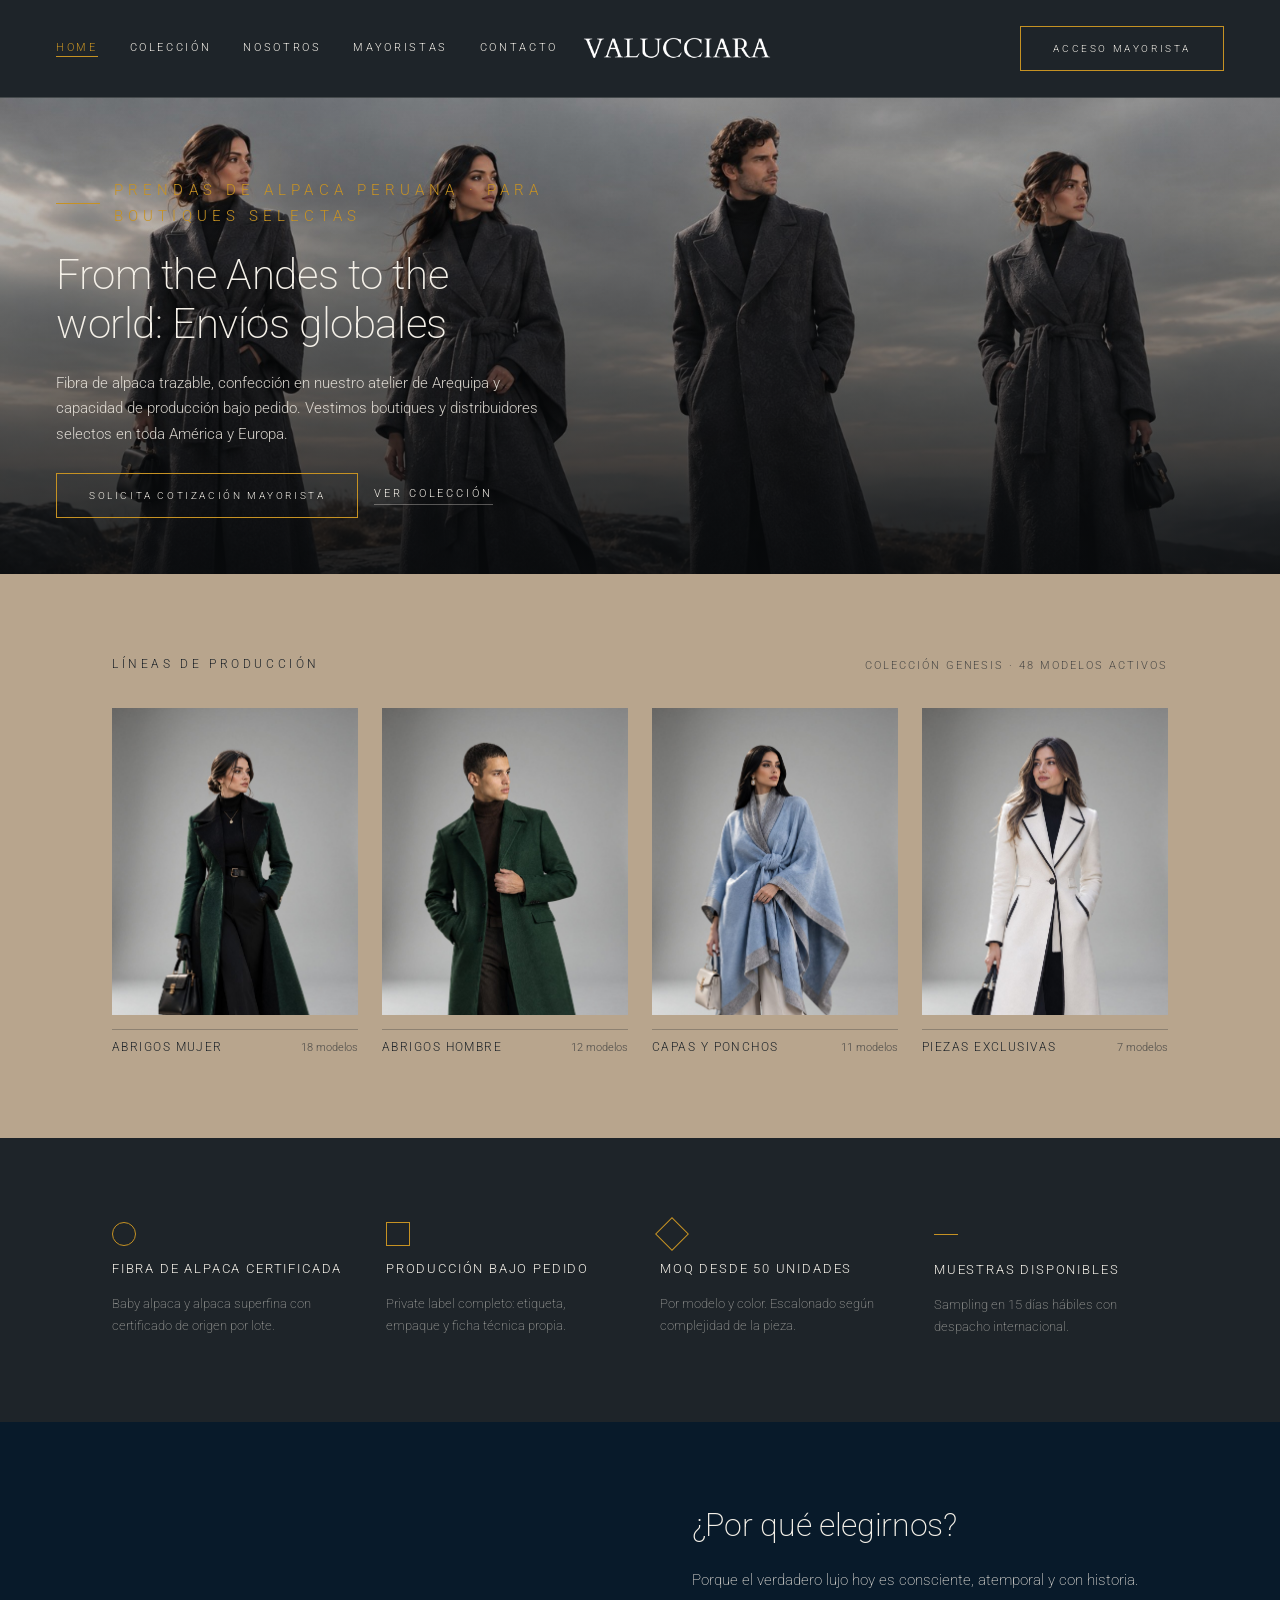
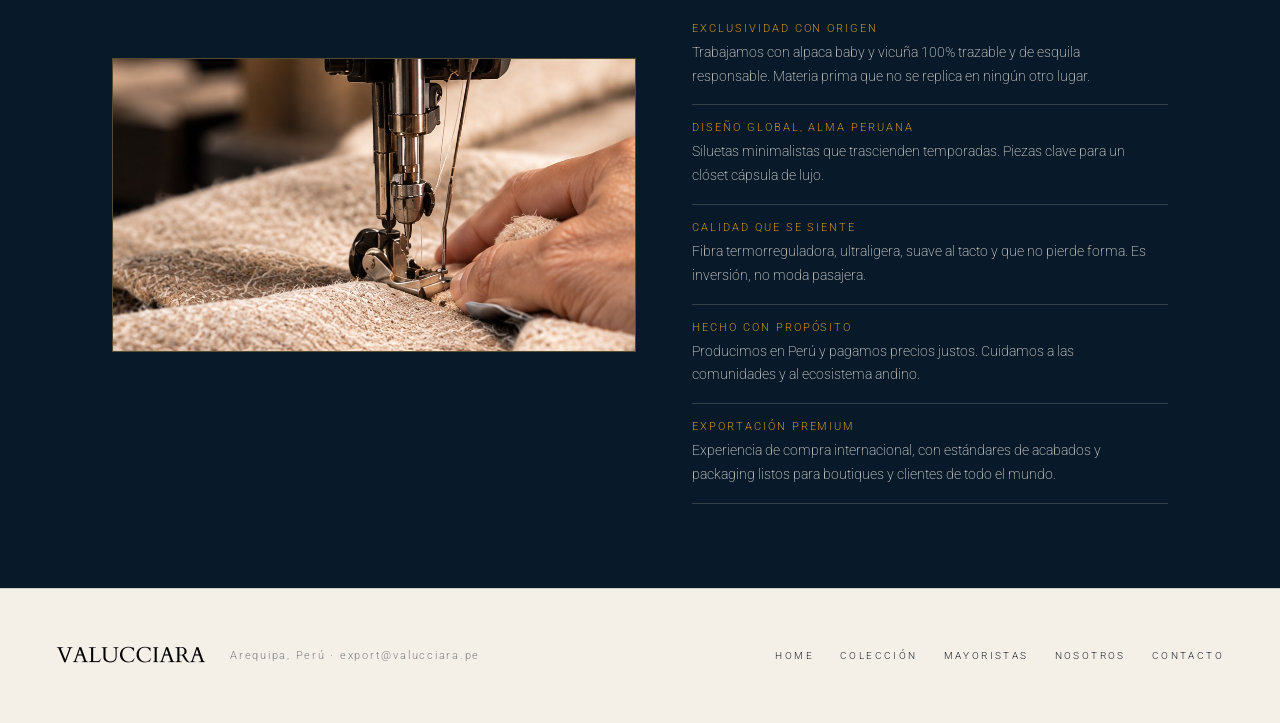
<file: index.html>
<!DOCTYPE html>
<html lang="es">
<head>
<meta charset="UTF-8">
<meta name="viewport" content="width=device-width, initial-scale=1">
<title>Prendas de alpaca peruana · Para boutiques selectas</title>
<meta name="description" content="Fibra de alpaca trazable, confección en nuestro atelier de Arequipa y capacidad de producción bajo pedido. Vestimos boutiques y distribuidores selectos en toda América y Europa.">
<meta property="og:title" content="Prendas de alpaca peruana · Para boutiques selectas">
<meta property="og:description" content="Fibra de alpaca trazable, confección en nuestro atelier de Arequipa y capacidad de producción bajo pedido. Vestimos boutiques y distribuidores selectos en toda América y Europa.">
<meta property="og:type" content="website">
<meta property="og:url" content="https://valucciara-web-static.vercel.app/">
<meta property="og:image" content="https://valucciara-web-static.vercel.app/imagenesvalucciara/Hero.jpeg">
<meta property="og:image:width" content="1600">
<meta property="og:image:height" content="595">
<meta name="twitter:card" content="summary_large_image">
<link rel="preconnect" href="https://fonts.googleapis.com">
<link rel="preconnect" href="https://fonts.gstatic.com" crossorigin>
<link rel="stylesheet" href="https://fonts.googleapis.com/css2?family=Roboto:wght@200;300;400&display=swap">
<link rel="stylesheet" href="assets/css/styles.css?v=20260915b">
</head>
<body>

<header class="site-header on-dark">
  <nav class="main-nav" data-nav>
    <a href="index.html" aria-current="page">Home</a>
    <a href="coleccion.html">Colección</a>
    <a href="nosotros.html">Nosotros</a>
    <a href="mayoristas.html">Mayoristas</a>
    <a href="contacto.html">Contacto</a>
  </nav>
  <a href="index.html" class="logo-mark"><img src="imagenesvalucciara/LOGO.png" alt="Valucciara"></a>
  <div class="header-cta"><a href="mayoristas.html" class="btn">Acceso mayorista</a></div>
  <button type="button" class="nav-toggle" data-nav-toggle aria-label="Abrir menú" aria-expanded="false">
    <span class="nav-toggle-bars"><span></span><span></span><span></span></span>
  </button>
</header>
<div class="nav-scrim" data-nav-scrim></div>

<main>

  <section class="hero-banner">
    <div class="hero-banner-media">
      <img src="imagenesvalucciara/Hero.jpeg" alt="Modelos con abrigos de alpaca Valucciara">
    </div>
    <div class="hero-banner-overlay"></div>
    <div class="hero-banner-content">
      <p class="eyebrow on-dark">Prendas de alpaca peruana · Para boutiques selectas</p>
      <h1>From the Andes to the world: Envíos globales</h1>
      <p>Fibra de alpaca trazable, confección en nuestro atelier de Arequipa y capacidad de producción bajo pedido. Vestimos boutiques y distribuidores selectos en toda América y Europa.</p>
      <div class="hero-actions">
        <a href="contacto.html" class="btn">Solicita cotización mayorista</a>
        <a href="coleccion.html" class="link-underline on-dark">Ver colección</a>
      </div>
    </div>
  </section>

  <section class="lines-section section">
    <div class="container">
      <div class="lines-head">
        <h2>Líneas de producción</h2>
        <span class="season">Colección Genesis · 48 modelos activos</span>
      </div>
      <div class="lines-grid">
        <a href="coleccion.html#mujer" class="lines-card">
          <div class="media"><img src="imagenesvalucciara/20.jpg" alt="Abrigos mujer"></div>
          <div class="meta"><span>Abrigos mujer</span><span>18 modelos</span></div>
        </a>
        <a href="coleccion.html#hombre" class="lines-card">
          <div class="media"><img src="imagenesvalucciara/30.jpg" alt="Abrigos hombre"></div>
          <div class="meta"><span>Abrigos hombre</span><span>12 modelos</span></div>
        </a>
        <a href="coleccion.html#mujer" class="lines-card">
          <div class="media"><img src="imagenesvalucciara/29.jpg" alt="Capas y ponchos"></div>
          <div class="meta"><span>Capas y ponchos</span><span>11 modelos</span></div>
        </a>
        <a href="coleccion.html#mujer" class="lines-card">
          <div class="media"><img src="imagenesvalucciara/11.jpg" alt="Piezas exclusivas"></div>
          <div class="meta"><span>Piezas exclusivas</span><span>7 modelos</span></div>
        </a>
      </div>
    </div>
  </section>

  <section class="trust-strip section">
    <div class="container trust-grid">
      <div class="trust-item">
        <div class="trust-icon circle"></div>
        <h3>Fibra de alpaca certificada</h3>
        <p>Baby alpaca y alpaca superfina con certificado de origen por lote.</p>
      </div>
      <div class="trust-item">
        <div class="trust-icon"></div>
        <h3>Producción bajo pedido</h3>
        <p>Private label completo: etiqueta, empaque y ficha técnica propia.</p>
      </div>
      <div class="trust-item">
        <div class="trust-icon diamond"></div>
        <h3>MOQ desde 50 unidades</h3>
        <p>Por modelo y color. Escalonado según complejidad de la pieza.</p>
      </div>
      <div class="trust-item">
        <div class="trust-icon line"></div>
        <h3>Muestras disponibles</h3>
        <p>Sampling en 15 días hábiles con despacho internacional.</p>
      </div>
    </div>
  </section>

  <section class="process-strip section">
    <div class="container process-grid">
      <div class="process-media">
        <img src="imagenesvalucciara/Nosotros2.jpeg" alt="Taller de confección Valucciara">
      </div>
      <div class="process-copy">
        <h2>¿Por qué elegirnos?</h2>
        <p>Porque el verdadero lujo hoy es consciente, atemporal y con historia.</p>
        <dl class="why-list">
          <div class="why-row"><dt>Exclusividad con origen</dt><dd>Trabajamos con alpaca baby y vicuña 100% trazable y de esquila responsable. Materia prima que no se replica en ningún otro lugar.</dd></div>
          <div class="why-row"><dt>Diseño global, alma peruana</dt><dd>Siluetas minimalistas que trascienden temporadas. Piezas clave para un clóset cápsula de lujo.</dd></div>
          <div class="why-row"><dt>Calidad que se siente</dt><dd>Fibra termorreguladora, ultraligera, suave al tacto y que no pierde forma. Es inversión, no moda pasajera.</dd></div>
          <div class="why-row"><dt>Hecho con propósito</dt><dd>Producimos en Perú y pagamos precios justos. Cuidamos a las comunidades y al ecosistema andino.</dd></div>
          <div class="why-row"><dt>Exportación premium</dt><dd>Experiencia de compra internacional, con estándares de acabados y packaging listos para boutiques y clientes de todo el mundo.</dd></div>
        </dl>
      </div>
    </div>
  </section>

</main>

<footer class="site-footer">
  <div class="footer-brand">
    <a href="index.html" class="logo-mark" style="width:150px;height:38px;"><img src="imagenesvalucciara/loggg.png" alt="Valucciara"></a>
    <span class="footer-note">Arequipa, Perú · export@valucciara.pe</span>
  </div>
  <nav class="footer-nav">
    <a href="index.html">Home</a>
    <a href="coleccion.html">Colección</a>
    <a href="mayoristas.html">Mayoristas</a>
    <a href="nosotros.html">Nosotros</a>
    <a href="contacto.html">Contacto</a>
  </nav>
</footer>

<script src="assets/js/main.js?v=20260915b"></script>
</body>
</html>
</file>
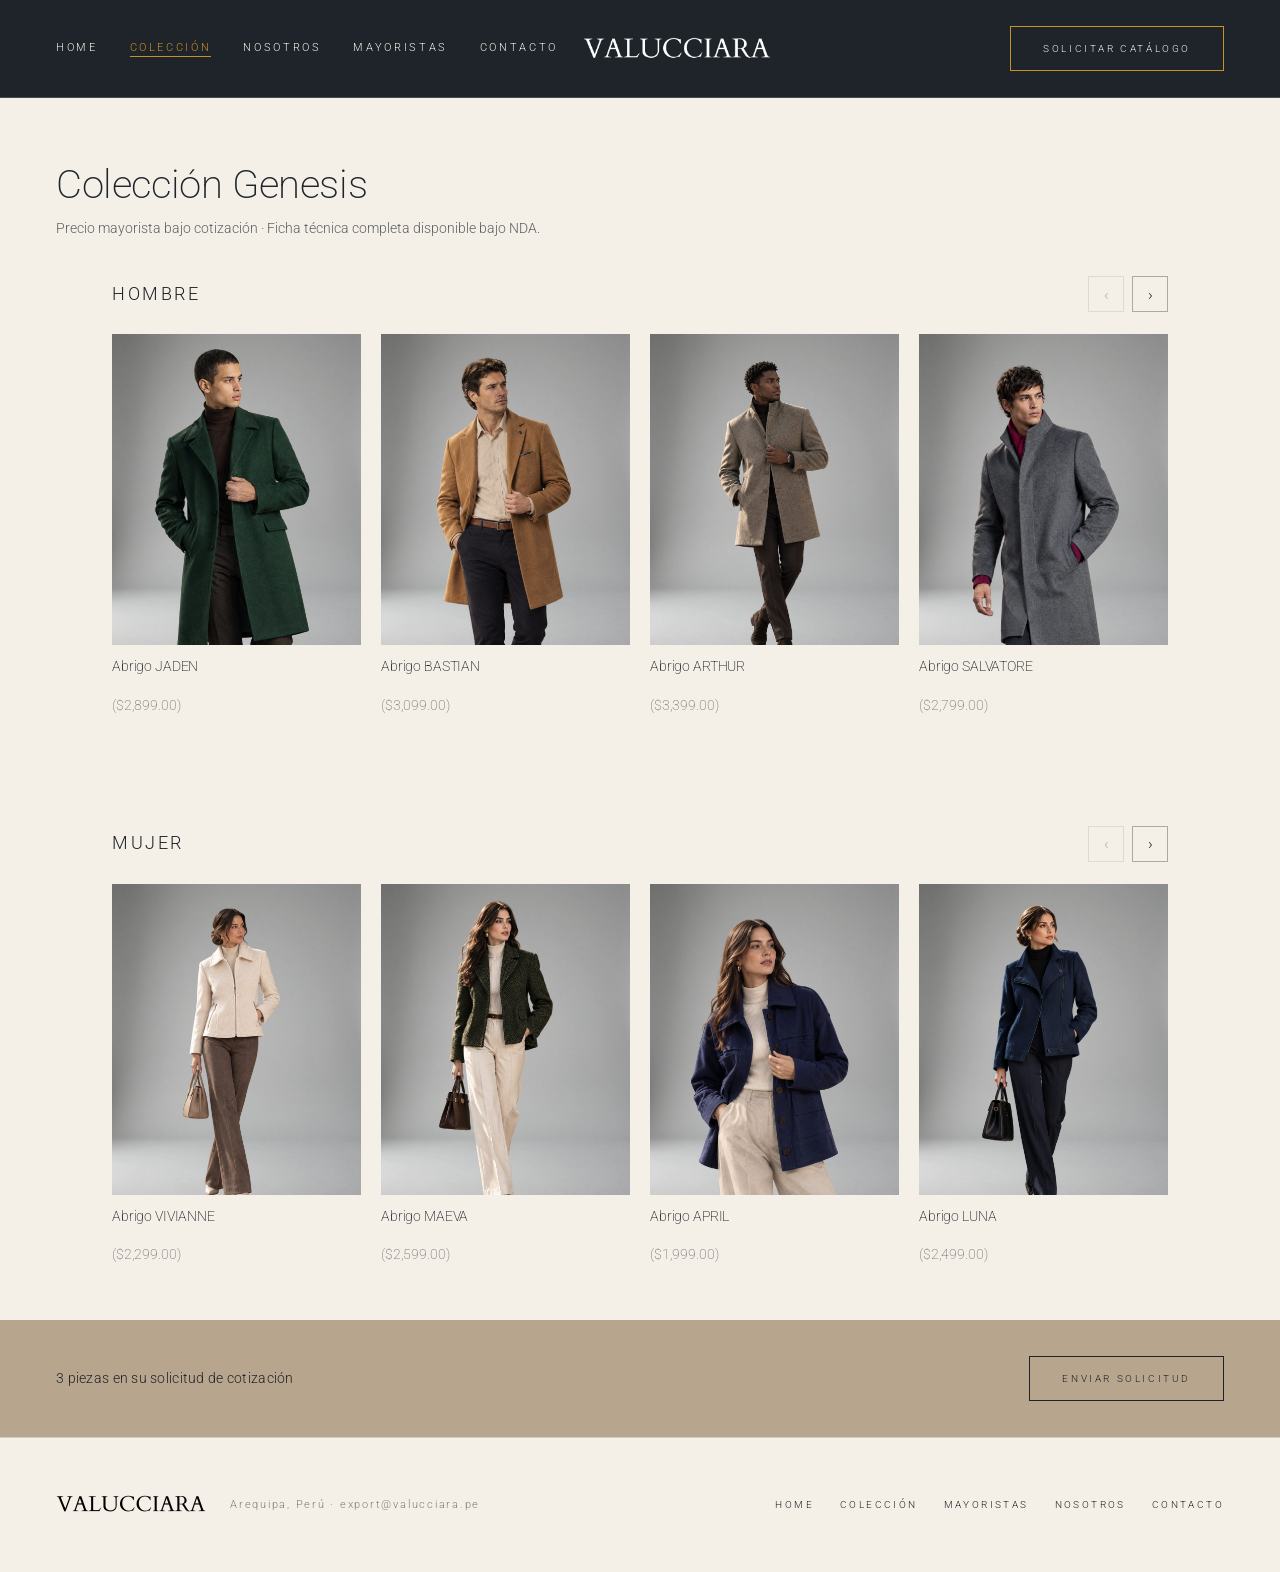
<file: coleccion.html>
<!DOCTYPE html>
<html lang="es">
<head>
<meta charset="UTF-8">
<meta name="viewport" content="width=device-width, initial-scale=1">
<title>Colección Genesis | Valucciara</title>
<meta name="description" content="Colección Genesis de Valucciara: abrigos de alpaca para mujer y hombre. Precio mayorista bajo cotización, ficha técnica disponible bajo NDA.">
<link rel="preconnect" href="https://fonts.googleapis.com">
<link rel="preconnect" href="https://fonts.gstatic.com" crossorigin>
<link rel="stylesheet" href="https://fonts.googleapis.com/css2?family=Roboto:wght@200;300;400&display=swap">
<link rel="stylesheet" href="assets/css/styles.css?v=20260915b">
</head>
<body>

<header class="site-header on-dark">
  <nav class="main-nav" data-nav>
    <a href="index.html">Home</a>
    <a href="coleccion.html" aria-current="page">Colección</a>
    <a href="nosotros.html">Nosotros</a>
    <a href="mayoristas.html">Mayoristas</a>
    <a href="contacto.html">Contacto</a>
  </nav>
  <a href="index.html" class="logo-mark"><img src="imagenesvalucciara/LOGO.png" alt="Valucciara"></a>
  <div class="header-cta"><a href="contacto.html" class="btn">Solicitar catálogo</a></div>
  <button type="button" class="nav-toggle" data-nav-toggle aria-label="Abrir menú" aria-expanded="false">
    <span class="nav-toggle-bars"><span></span><span></span><span></span></span>
  </button>
</header>
<div class="nav-scrim" data-nav-scrim></div>

<main>

  <div class="page-head">
    <h1>Colección Genesis</h1>
    <p>Precio mayorista bajo cotización · Ficha técnica completa disponible bajo NDA.</p>
  </div>

  <div class="section-tight" style="padding-top:8px;">
    <div class="container" style="display:flex; flex-direction:column; gap:56px;">

      <section class="cat-carousel" id="hombre" data-photos="hombre">
        <div class="cat-head">
          <h2>Hombre</h2>
          <div class="cat-arrows">
            <button type="button" class="cat-arrow" data-dir="-1" aria-label="Ver página anterior">&#8249;</button>
            <button type="button" class="cat-arrow" data-dir="1" aria-label="Ver página siguiente">&#8250;</button>
          </div>
        </div>
        <div class="cat-viewport">
          <div class="cat-track"></div>
        </div>
      </section>

      <section class="cat-carousel" id="mujer" data-photos="mujer">
        <div class="cat-head">
          <h2>Mujer</h2>
          <div class="cat-arrows">
            <button type="button" class="cat-arrow" data-dir="-1" aria-label="Ver página anterior">&#8249;</button>
            <button type="button" class="cat-arrow" data-dir="1" aria-label="Ver página siguiente">&#8250;</button>
          </div>
        </div>
        <div class="cat-viewport">
          <div class="cat-track"></div>
        </div>
      </section>

    </div>
  </div>

  <div class="quote-bar">
    <span class="count">3 piezas en su solicitud de cotización</span>
    <a href="contacto.html" class="btn">Enviar solicitud</a>
  </div>

</main>

<footer class="site-footer">
  <div class="footer-brand">
    <a href="index.html" class="logo-mark" style="width:150px;height:38px;"><img src="imagenesvalucciara/loggg.png" alt="Valucciara"></a>
    <span class="footer-note">Arequipa, Perú · export@valucciara.pe</span>
  </div>
  <nav class="footer-nav">
    <a href="index.html">Home</a>
    <a href="coleccion.html">Colección</a>
    <a href="mayoristas.html">Mayoristas</a>
    <a href="nosotros.html">Nosotros</a>
    <a href="contacto.html">Contacto</a>
  </nav>
</footer>

<script src="assets/js/carousel.js?v=20260915b"></script>
<script src="assets/js/main.js?v=20260915b"></script>
</body>
</html>
</file>
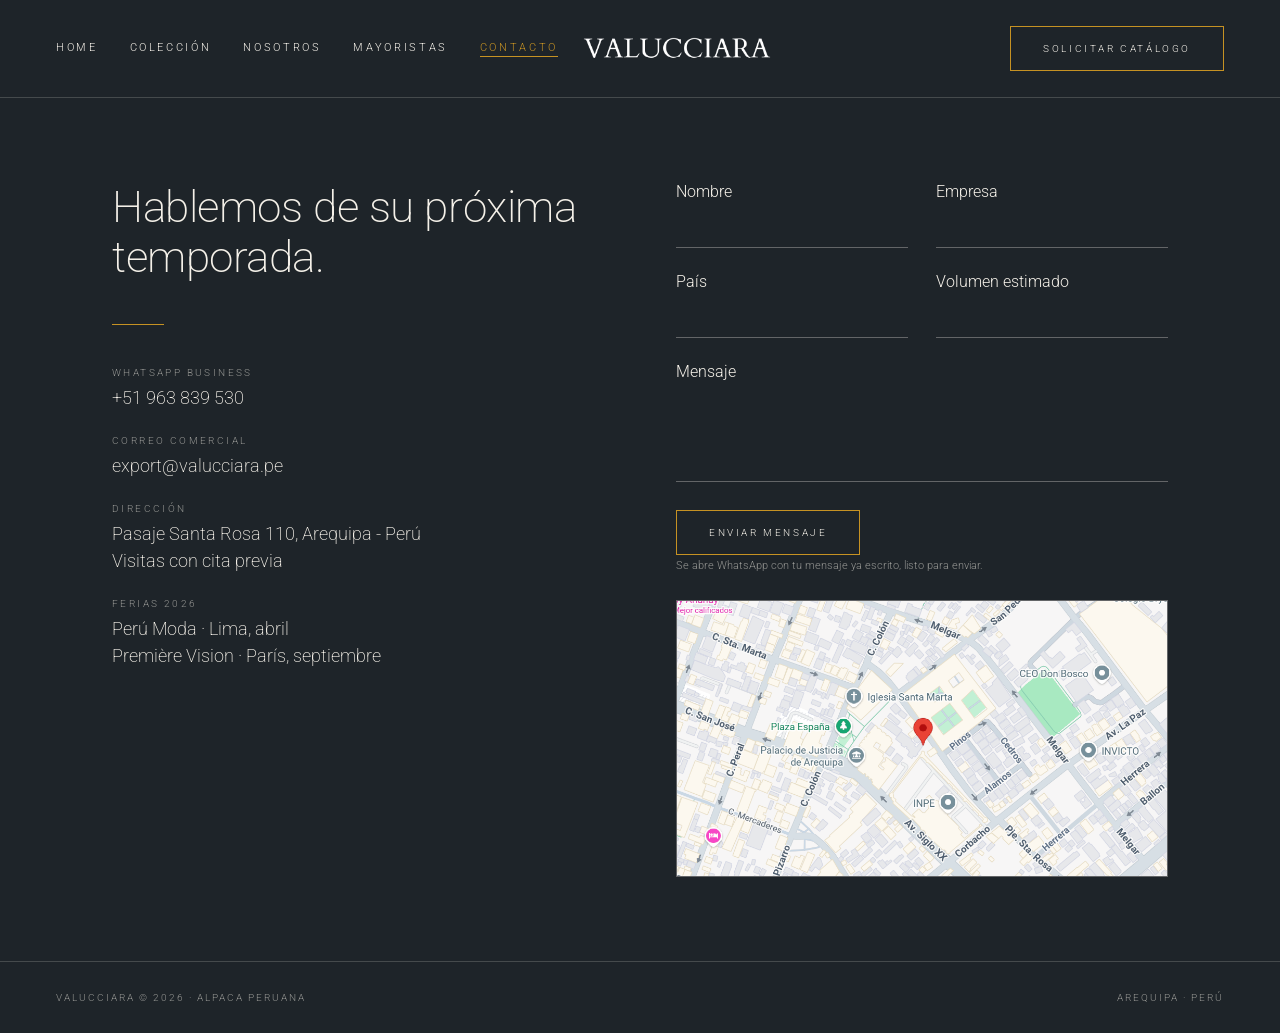
<file: contacto.html>
<!DOCTYPE html>
<html lang="es">
<head>
<meta charset="UTF-8">
<meta name="viewport" content="width=device-width, initial-scale=1">
<title>Contacto | Valucciara</title>
<meta name="description" content="Contacta a Valucciara por WhatsApp Business, correo o visita nuestro taller en Arequipa, Perú. Cotizaciones mayoristas en menos de 48 horas hábiles.">
<link rel="preconnect" href="https://fonts.googleapis.com">
<link rel="preconnect" href="https://fonts.gstatic.com" crossorigin>
<link rel="stylesheet" href="https://fonts.googleapis.com/css2?family=Roboto:wght@200;300;400&display=swap">
<link rel="stylesheet" href="assets/css/styles.css?v=20260915b">
</head>
<body style="background:var(--charcoal);">

<header class="site-header on-dark">
  <nav class="main-nav" data-nav>
    <a href="index.html">Home</a>
    <a href="coleccion.html">Colección</a>
    <a href="nosotros.html">Nosotros</a>
    <a href="mayoristas.html">Mayoristas</a>
    <a href="contacto.html" aria-current="page">Contacto</a>
  </nav>
  <a href="index.html" class="logo-mark"><img src="imagenesvalucciara/LOGO.png" alt="Valucciara"></a>
  <div class="header-cta"><a href="contacto.html" class="btn">Solicitar catálogo</a></div>
  <button type="button" class="nav-toggle" data-nav-toggle aria-label="Abrir menú" aria-expanded="false">
    <span class="nav-toggle-bars"><span></span><span></span><span></span></span>
  </button>
</header>
<div class="nav-scrim" data-nav-scrim></div>

<main class="contact-hero">

  <section class="section on-dark">
    <div class="container contact-grid">
      <div style="display:flex; flex-direction:column; gap:42px;">
        <h1>Hablemos de su próxima temporada.</h1>
        <div class="contact-rule"></div>
        <div class="contact-details">
          <div>
            <div class="label">WhatsApp Business</div>
            <a class="value" href="https://wa.me/51963839530" target="_blank" rel="noopener">+51 963 839 530</a>
          </div>
          <div>
            <div class="label">Correo comercial</div>
            <a class="value" href="mailto:export@valucciara.pe">export@valucciara.pe</a>
          </div>
          <div>
            <div class="label">Dirección</div>
            <div class="value">Pasaje Santa Rosa 110, Arequipa - Perú<br>Visitas con cita previa</div>
          </div>
          <div>
            <div class="label">Ferias 2026</div>
            <div class="value">Perú Moda · Lima, abril<br>Première Vision · París, septiembre</div>
          </div>
        </div>
      </div>

      <div class="contact-form-col">
        <form data-form="whatsapp" data-form-heading="Mensaje desde el sitio web" data-volume-label="Volumen estimado" class="on-dark">
          <div class="field-grid">
            <label class="field"><span>Nombre</span><input type="text" name="nombre" required></label>
            <label class="field"><span>Empresa</span><input type="text" name="empresa"></label>
            <label class="field"><span>País</span><input type="text" name="pais"></label>
            <label class="field"><span>Volumen estimado</span><input type="text" name="volumen"></label>
            <label class="field full"><span>Mensaje</span><textarea name="mensaje" rows="4" required></textarea></label>
            <div class="field-submit">
              <button type="submit" class="btn">Enviar mensaje</button>
              <p class="form-note">Se abre WhatsApp con tu mensaje ya escrito, listo para enviar.</p>
              <p class="form-status" data-form-status></p>
            </div>
          </div>
        </form>
        <div class="contact-map">
          <img src="imagenesvalucciara/Ubicación.png" alt="Ubicación del taller Valucciara en Arequipa">
        </div>
      </div>
    </div>
  </section>

</main>

<footer class="footer-simple">
  <span>Valucciara © 2026 · Alpaca peruana</span>
  <span>Arequipa · Perú</span>
</footer>

<script src="assets/js/main.js?v=20260915b"></script>
</body>
</html>
</file>
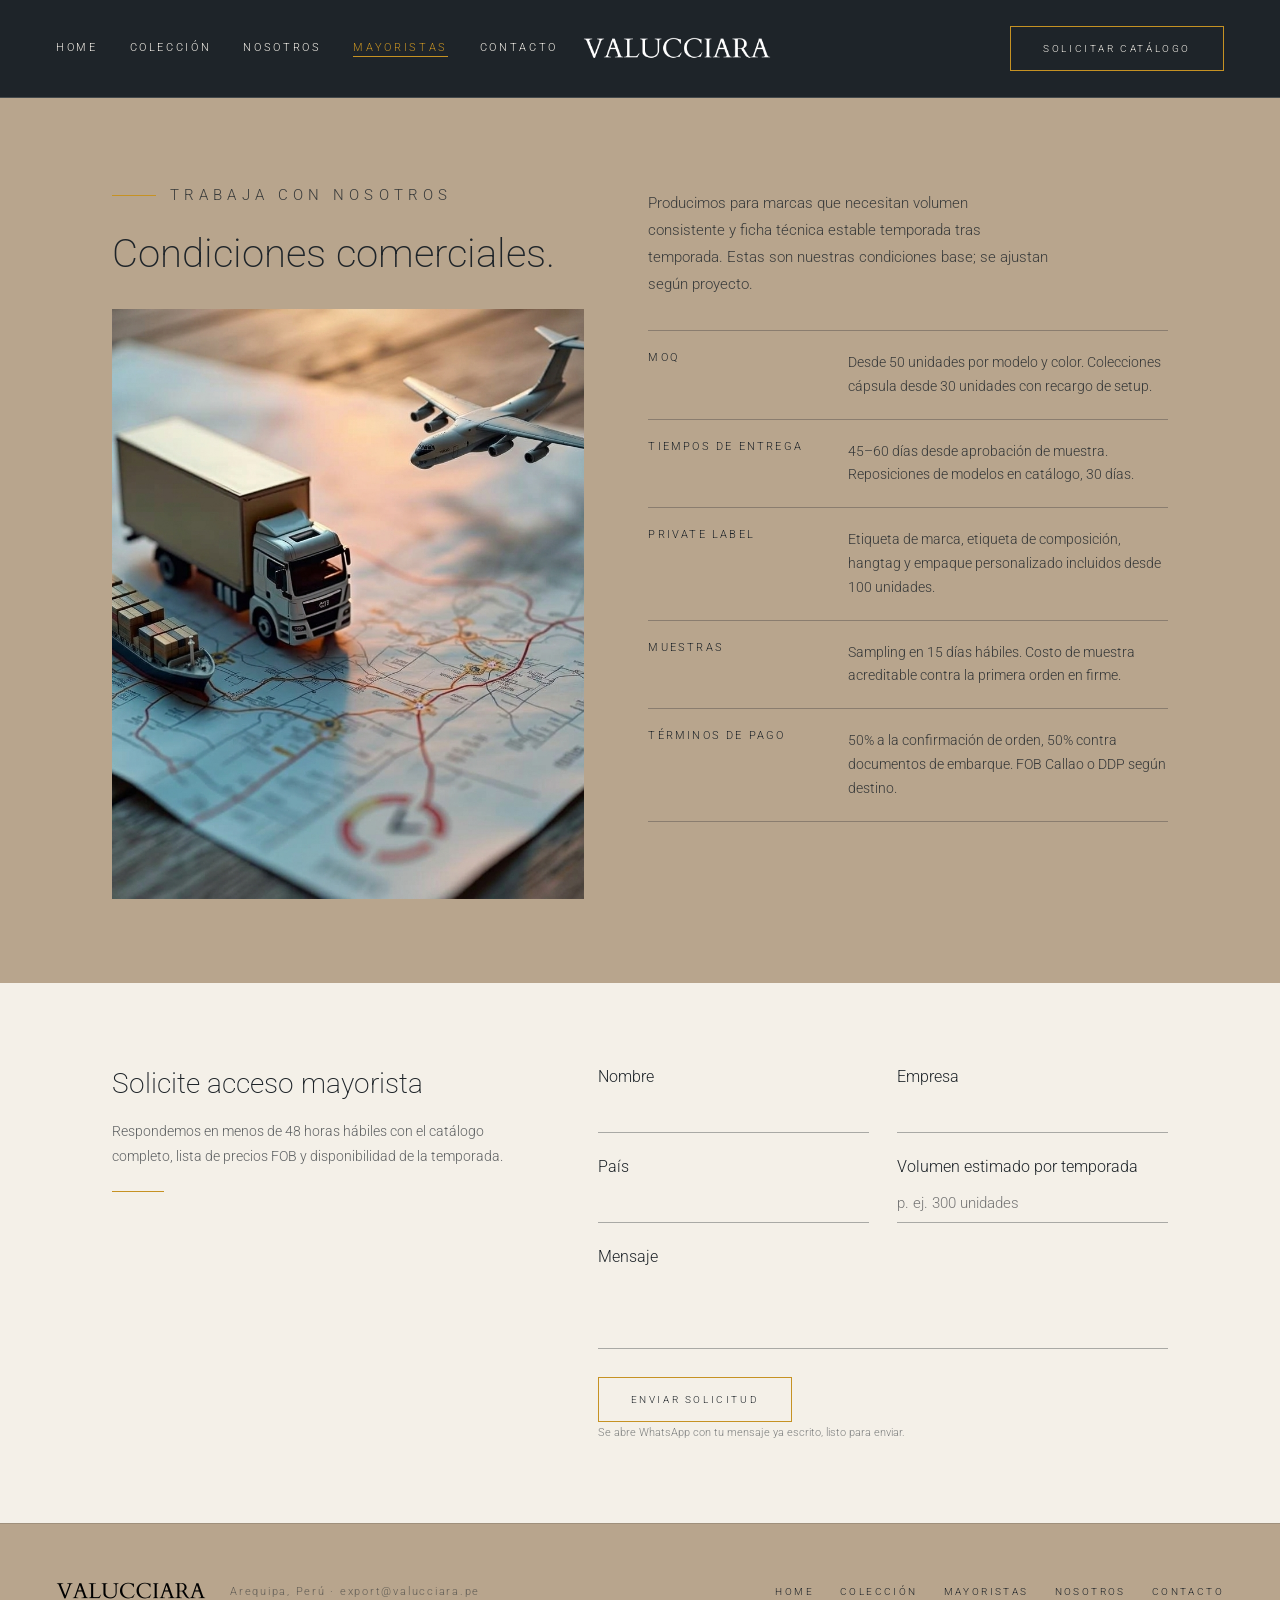
<file: mayoristas.html>
<!DOCTYPE html>
<html lang="es">
<head>
<meta charset="UTF-8">
<meta name="viewport" content="width=device-width, initial-scale=1">
<title>Mayoristas | Valucciara</title>
<meta name="description" content="Condiciones comerciales para mayoristas Valucciara: MOQ, tiempos de entrega, private label, muestras y términos de pago. Solicite acceso mayorista.">
<link rel="preconnect" href="https://fonts.googleapis.com">
<link rel="preconnect" href="https://fonts.gstatic.com" crossorigin>
<link rel="stylesheet" href="https://fonts.googleapis.com/css2?family=Roboto:wght@200;300;400&display=swap">
<link rel="stylesheet" href="assets/css/styles.css?v=20260915b">
<style>
  body { background: var(--beige); }
</style>
</head>
<body>

<header class="site-header on-dark">
  <nav class="main-nav" data-nav>
    <a href="index.html">Home</a>
    <a href="coleccion.html">Colección</a>
    <a href="nosotros.html">Nosotros</a>
    <a href="mayoristas.html" aria-current="page">Mayoristas</a>
    <a href="contacto.html">Contacto</a>
  </nav>
  <a href="index.html" class="logo-mark"><img src="imagenesvalucciara/LOGO.png" alt="Valucciara"></a>
  <div class="header-cta"><a href="contacto.html" class="btn">Solicitar catálogo</a></div>
  <button type="button" class="nav-toggle" data-nav-toggle aria-label="Abrir menú" aria-expanded="false">
    <span class="nav-toggle-bars"><span></span><span></span><span></span></span>
  </button>
</header>
<div class="nav-scrim" data-nav-scrim></div>

<main>

  <section class="section">
    <div class="container wholesale-intro">
      <div>
        <p class="eyebrow">Trabaja con nosotros</p>
        <h1 style="margin-top:22px;">Condiciones comerciales.</h1>
        <div class="wholesale-media">
          <img src="imagenesvalucciara/Logistica.jpeg" alt="Logística de exportación Valucciara">
        </div>
      </div>
      <div style="display:flex; flex-direction:column; gap:0;">
        <p style="margin-top:8px;">Producimos para marcas que necesitan volumen consistente y ficha técnica estable temporada tras temporada. Estas son nuestras condiciones base; se ajustan según proyecto.</p>
        <dl class="terms-list" style="margin-top:32px;">
          <div class="terms-row"><dt>MOQ</dt><dd>Desde 50 unidades por modelo y color. Colecciones cápsula desde 30 unidades con recargo de setup.</dd></div>
          <div class="terms-row"><dt>Tiempos de entrega</dt><dd>45–60 días desde aprobación de muestra. Reposiciones de modelos en catálogo, 30 días.</dd></div>
          <div class="terms-row"><dt>Private label</dt><dd>Etiqueta de marca, etiqueta de composición, hangtag y empaque personalizado incluidos desde 100 unidades.</dd></div>
          <div class="terms-row"><dt>Muestras</dt><dd>Sampling en 15 días hábiles. Costo de muestra acreditable contra la primera orden en firme.</dd></div>
          <div class="terms-row"><dt>Términos de pago</dt><dd>50% a la confirmación de orden, 50% contra documentos de embarque. FOB Callao o DDP según destino.</dd></div>
        </dl>
      </div>
    </div>
  </section>

  <section class="form-section section">
    <div class="container form-grid">
      <div class="form-intro">
        <h2>Solicite acceso mayorista</h2>
        <p>Respondemos en menos de 48 horas hábiles con el catálogo completo, lista de precios FOB y disponibilidad de la temporada.</p>
        <div class="form-rule"></div>
      </div>
      <form data-form="whatsapp" data-form-heading="Solicitud de acceso mayorista" data-volume-label="Volumen estimado por temporada">
        <div class="field-grid">
          <label class="field"><span>Nombre</span><input type="text" name="nombre" required></label>
          <label class="field"><span>Empresa</span><input type="text" name="empresa"></label>
          <label class="field"><span>País</span><input type="text" name="pais"></label>
          <label class="field"><span>Volumen estimado por temporada</span><input type="text" name="volumen" placeholder="p. ej. 300 unidades"></label>
          <label class="field full"><span>Mensaje</span><textarea name="mensaje" rows="3" required></textarea></label>
          <div class="field-submit">
            <button type="submit" class="btn">Enviar solicitud</button>
            <p class="form-note">Se abre WhatsApp con tu mensaje ya escrito, listo para enviar.</p>
            <p class="form-status" data-form-status></p>
          </div>
        </div>
      </form>
    </div>
  </section>

</main>

<footer class="site-footer">
  <div class="footer-brand">
    <a href="index.html" class="logo-mark" style="width:150px;height:38px;"><img src="imagenesvalucciara/loggg.png" alt="Valucciara"></a>
    <span class="footer-note">Arequipa, Perú · export@valucciara.pe</span>
  </div>
  <nav class="footer-nav">
    <a href="index.html">Home</a>
    <a href="coleccion.html">Colección</a>
    <a href="mayoristas.html">Mayoristas</a>
    <a href="nosotros.html">Nosotros</a>
    <a href="contacto.html">Contacto</a>
  </nav>
</footer>

<script src="assets/js/main.js?v=20260915b"></script>
</body>
</html>
</file>
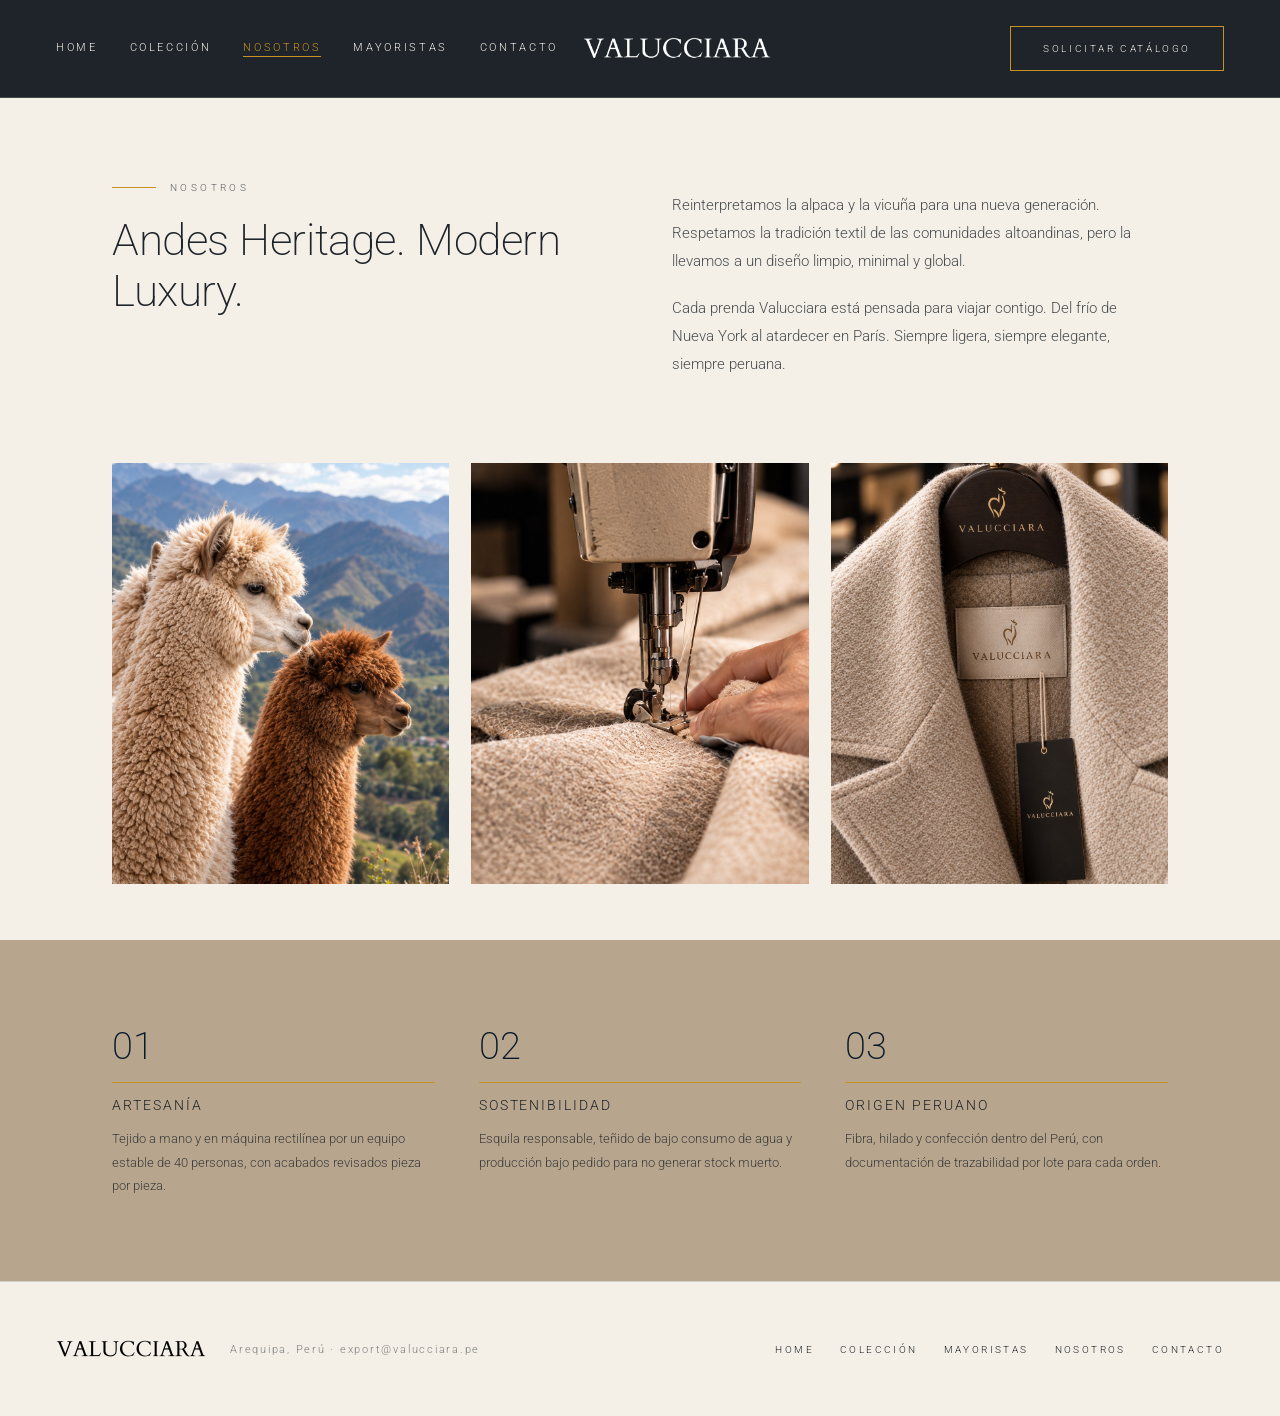
<file: nosotros.html>
<!DOCTYPE html>
<html lang="es">
<head>
<meta charset="UTF-8">
<meta name="viewport" content="width=device-width, initial-scale=1">
<title>Nosotros | Valucciara</title>
<meta name="description" content="Andes Heritage. Modern Luxury. Alpaca y vicuña confeccionadas a mano en nuestro atelier de Arequipa, para boutiques y distribuidores de Europa, Norteamérica y Asia.">
<link rel="preconnect" href="https://fonts.googleapis.com">
<link rel="preconnect" href="https://fonts.gstatic.com" crossorigin>
<link rel="stylesheet" href="https://fonts.googleapis.com/css2?family=Roboto:wght@200;300;400&display=swap">
<link rel="stylesheet" href="assets/css/styles.css?v=20260915b">
</head>
<body>

<header class="site-header on-dark">
  <nav class="main-nav" data-nav>
    <a href="index.html">Home</a>
    <a href="coleccion.html">Colección</a>
    <a href="nosotros.html" aria-current="page">Nosotros</a>
    <a href="mayoristas.html">Mayoristas</a>
    <a href="contacto.html">Contacto</a>
  </nav>
  <a href="index.html" class="logo-mark"><img src="imagenesvalucciara/LOGO.png" alt="Valucciara"></a>
  <div class="header-cta"><a href="contacto.html" class="btn">Solicitar catálogo</a></div>
  <button type="button" class="nav-toggle" data-nav-toggle aria-label="Abrir menú" aria-expanded="false">
    <span class="nav-toggle-bars"><span></span><span></span><span></span></span>
  </button>
</header>
<div class="nav-scrim" data-nav-scrim></div>

<main>

  <section class="section">
    <div class="container about-intro">
      <div>
        <p class="eyebrow">Nosotros</p>
        <h1 style="margin-top:22px;">Andes Heritage. Modern Luxury.</h1>
      </div>
      <div class="about-copy">
        <p>Reinterpretamos la alpaca y la vicuña para una nueva generación. Respetamos la tradición textil de las comunidades altoandinas, pero la llevamos a un diseño limpio, minimal y global.</p>
        <p>Cada prenda Valucciara está pensada para viajar contigo. Del frío de Nueva York al atardecer en París. Siempre ligera, siempre elegante, siempre peruana.</p>
      </div>
    </div>
  </section>

  <section class="section-tight" style="padding-top:0;">
    <div class="container about-gallery">
      <div class="media"><img src="imagenesvalucciara/Nosotro1.jpeg" alt="Alpacas en el altiplano peruano"></div>
      <div class="media"><img src="imagenesvalucciara/Nosotros2.jpeg" alt="Confección artesanal en el taller"></div>
      <div class="media"><img src="imagenesvalucciara/Nosotros3.jpeg" alt="Etiqueta Valucciara en un abrigo"></div>
    </div>
  </section>

  <section class="values-strip section">
    <div class="container values-grid">
      <div class="value-item">
        <span class="num">01</span>
        <div class="rule"></div>
        <h3>Artesanía</h3>
        <p>Tejido a mano y en máquina rectilínea por un equipo estable de 40 personas, con acabados revisados pieza por pieza.</p>
      </div>
      <div class="value-item">
        <span class="num">02</span>
        <div class="rule"></div>
        <h3>Sostenibilidad</h3>
        <p>Esquila responsable, teñido de bajo consumo de agua y producción bajo pedido para no generar stock muerto.</p>
      </div>
      <div class="value-item">
        <span class="num">03</span>
        <div class="rule"></div>
        <h3>Origen peruano</h3>
        <p>Fibra, hilado y confección dentro del Perú, con documentación de trazabilidad por lote para cada orden.</p>
      </div>
    </div>
  </section>

</main>

<footer class="site-footer">
  <div class="footer-brand">
    <a href="index.html" class="logo-mark" style="width:150px;height:38px;"><img src="imagenesvalucciara/loggg.png" alt="Valucciara"></a>
    <span class="footer-note">Arequipa, Perú · export@valucciara.pe</span>
  </div>
  <nav class="footer-nav">
    <a href="index.html">Home</a>
    <a href="coleccion.html">Colección</a>
    <a href="mayoristas.html">Mayoristas</a>
    <a href="nosotros.html">Nosotros</a>
    <a href="contacto.html">Contacto</a>
  </nav>
</footer>

<script src="assets/js/main.js?v=20260915b"></script>
</body>
</html>
</file>
<file: assets/css/styles.css>
/* ===========================================================
   Valucciara — hoja de estilos compartida
   =========================================================== */

:root {
  --navy: #081A2A;
  --gold: #C69223;
  --cream: #F4F0E8;
  --beige: #B8A58D;
  --charcoal: #1E2429;

  --ink: var(--charcoal);
  --ink-70: rgba(30, 36, 41, .7);
  --ink-55: rgba(30, 36, 41, .55);
  --ink-35: rgba(30, 36, 41, .35);
  --ink-16: rgba(30, 36, 41, .16);

  --cream-85: rgba(244, 240, 232, .85);
  --cream-55: rgba(244, 240, 232, .55);
  --cream-32: rgba(244, 240, 232, .32);
  --cream-18: rgba(244, 240, 232, .18);

  --page-max: 1320px;
  --gutter: 56px;
  --radius: 0px;
}

@media (max-width: 700px) {
  :root { --gutter: 20px; }
}

/* ---------- reset ---------- */
* { margin: 0; padding: 0; box-sizing: border-box; }
html { -webkit-text-size-adjust: 100%; }
body {
  background: var(--cream);
  color: var(--ink);
  font-family: 'Roboto', Helvetica, Arial, sans-serif;
  font-weight: 300;
  -webkit-font-smoothing: antialiased;
  overflow-x: hidden;
  max-width: 1440px;
  margin: 0 auto;
}
img { max-width: 100%; display: block; }
a { color: inherit; text-decoration: none; }
button { font: inherit; color: inherit; background: none; border: 0; cursor: pointer; }
input, textarea { font: inherit; color: inherit; }
ul { list-style: none; }
h1, h2, h3 { font-weight: 200; line-height: 1.15; }
.container { width: 100%; max-width: var(--page-max); margin: 0 auto; padding: 0 var(--gutter); }

.eyebrow {
  display: flex;
  align-items: center;
  gap: 14px;
  font-size: 10px;
  letter-spacing: .34em;
  text-transform: uppercase;
  color: var(--ink-70);
}
.eyebrow::before {
  content: "";
  width: 44px;
  height: 1px;
  background: var(--gold);
  flex-shrink: 0;
}
.eyebrow.on-dark { color: var(--gold); }

.btn {
  display: inline-flex;
  align-items: center;
  justify-content: center;
  border: 1px solid var(--gold);
  padding: 16px 32px;
  font-size: 10px;
  letter-spacing: .26em;
  text-transform: uppercase;
  font-weight: 300;
  white-space: nowrap;
  transition: background-color .2s, color .2s;
}
.btn:hover { background: var(--gold); color: var(--cream); }
.link-underline {
  font-size: 11px;
  letter-spacing: .26em;
  text-transform: uppercase;
  font-weight: 300;
  border-bottom: 1px solid var(--ink-35);
  padding-bottom: 4px;
  transition: border-color .2s, color .2s;
}
.link-underline:hover { color: var(--gold); border-color: var(--gold); }
.link-underline.on-dark { color: var(--cream); border-color: var(--cream-32); }
.link-underline.on-dark:hover { color: var(--gold); border-color: var(--gold); }

/* ---------- site header ---------- */
.site-header {
  display: grid;
  grid-template-columns: 1fr auto 1fr;
  align-items: center;
  gap: 24px;
  padding: 26px var(--gutter);
  border-bottom: 1px solid var(--ink-16);
  background: var(--cream);
  position: relative;
  z-index: 40;
}
.site-header.on-dark {
  background: var(--charcoal);
  color: var(--cream);
  border-bottom-color: var(--cream-18);
}
.site-header .logo-mark {
  justify-self: center;
  display: flex;
  align-items: center;
  justify-content: center;
  width: 190px;
  height: 44px;
  border: 1px dashed var(--ink-35);
  font-size: 9px;
  letter-spacing: .24em;
  text-transform: uppercase;
  color: var(--ink-55);
  text-align: center;
  padding: 0 10px;
}
.site-header.on-dark .logo-mark { border-color: var(--cream-32); color: var(--cream-55); }
.site-header .logo-mark:has(img) { border: 0; padding: 0; }
.logo-mark img { width: 100%; height: 100%; object-fit: contain; display: block; }

.main-nav { display: flex; gap: 32px; }
.main-nav a {
  font-size: 11px;
  letter-spacing: .24em;
  text-transform: uppercase;
  font-weight: 300;
  color: inherit;
  padding-bottom: 2px;
  border-bottom: 1px solid transparent;
  transition: color .2s, border-color .2s;
}
.main-nav a:hover { color: var(--gold); }
.main-nav a[aria-current="page"] { color: var(--gold); border-color: var(--gold); }

.header-cta { justify-self: end; }

.nav-toggle {
  display: none;
  width: 38px;
  height: 38px;
  align-items: center;
  justify-content: center;
  border: 1px solid var(--ink-35);
}
.site-header.on-dark .nav-toggle { border-color: var(--cream-32); }
.nav-toggle-bars { position: relative; width: 16px; height: 10px; }
.nav-toggle-bars span {
  position: absolute; left: 0; width: 100%; height: 1px; background: currentColor;
  transition: transform .25s, opacity .25s, top .25s;
}
.nav-toggle-bars span:nth-child(1) { top: 0; }
.nav-toggle-bars span:nth-child(2) { top: 50%; }
.nav-toggle-bars span:nth-child(3) { top: 100%; }
.nav-open .nav-toggle-bars span:nth-child(1) { top: 50%; transform: rotate(45deg); }
.nav-open .nav-toggle-bars span:nth-child(2) { opacity: 0; }
.nav-open .nav-toggle-bars span:nth-child(3) { top: 50%; transform: rotate(-45deg); }

@media (max-width: 860px) {
  .site-header { grid-template-columns: auto 1fr auto; }
  .site-header .logo-mark { width: 150px; height: 38px; font-size: 8px; grid-column: 1; justify-self: start; }
  .nav-toggle { display: inline-flex; grid-column: 3; justify-self: end; }
  .header-cta { display: none; }
  .main-nav {
    position: fixed;
    inset: 0 0 0 auto;
    width: min(320px, 82vw);
    height: 100vh;
    background: var(--charcoal);
    color: var(--cream);
    flex-direction: column;
    align-items: flex-start;
    gap: 4px;
    padding: 100px 32px 32px;
    transform: translateX(100%);
    transition: transform .3s ease;
    z-index: 30;
  }
  .main-nav.is-open { transform: translateX(0); }
  .main-nav a { padding: 14px 0; font-size: 13px; width: 100%; border-bottom: 1px solid var(--cream-18); }
  .main-nav a[aria-current="page"] { border-bottom-color: var(--gold); }
  .nav-scrim {
    position: fixed; inset: 0; background: rgba(8, 10, 12, .45);
    opacity: 0; pointer-events: none; transition: opacity .3s ease; z-index: 20;
  }
  .nav-scrim.is-open { opacity: 1; pointer-events: auto; }
}

/* ---------- site footer ---------- */
.site-footer {
  padding: 48px var(--gutter);
  display: flex;
  flex-wrap: wrap;
  gap: 24px;
  justify-content: space-between;
  align-items: center;
  border-top: 1px solid var(--ink-16);
}
.site-footer.on-dark { border-top-color: var(--cream-18); color: var(--cream); }
.site-footer .footer-brand { display: flex; align-items: center; gap: 24px; flex-wrap: wrap; }
.site-footer .footer-brand .logo-mark { display: flex; align-items: center; justify-content: center; flex-shrink: 0; }
.site-footer .footer-note { font-size: 11px; letter-spacing: .16em; font-weight: 300; color: var(--ink-55); }
.site-footer.on-dark .footer-note { color: var(--cream-55); }
.site-footer .footer-nav { display: flex; gap: 26px; flex-wrap: wrap; font-size: 10px; letter-spacing: .24em; text-transform: uppercase; font-weight: 300; }
.footer-simple {
  padding: 30px var(--gutter);
  display: flex; justify-content: space-between; flex-wrap: wrap; gap: 10px;
  border-top: 1px solid var(--cream-18);
  font-size: 10px; letter-spacing: .2em; text-transform: uppercase; color: var(--cream-55);
}

/* ---------- hero (Home) ----------
   Todas las capas (foto, degradado, texto) se apilan en la misma celda
   de grid: el alto de la sección es el máximo entre "lo que mide la
   foto a lo ancho completo" y "lo que necesita el bloque de texto".
   Así la foto nunca se recorta Y el texto nunca se corta, sin importar
   cuánto texto haya o qué proporción tenga la imagen. Si no hay <img>
   todavía, min-height deja un placeholder visible. */
.hero-banner {
  position: relative;
  display: grid;
  width: 100%;
  min-height: 320px;
  background: var(--beige);
}
.hero-banner-media,
.hero-banner-overlay,
.hero-banner-content {
  grid-area: 1 / 1;
}
.hero-banner-media { line-height: 0; align-self: start; }
.hero-banner-media img { width: 100%; height: auto; display: block; }
.hero-banner-overlay {
  background: linear-gradient(180deg, rgba(8,10,12,.05) 0%, rgba(8,10,12,.4) 40%, rgba(8,10,12,.88) 100%);
  pointer-events: none;
}
.hero-banner-content {
  z-index: 2;
  color: var(--cream);
  max-width: 620px;
  width: 100%;
  padding: 48px var(--gutter) 56px;
  display: flex;
  flex-direction: column;
  justify-content: flex-end;
  gap: 22px;
}
.hero-banner-content h1 { font-size: 42px; line-height: 1.16; letter-spacing: -.01em; text-wrap: pretty; }
.hero-banner-content p { font-size: 15px; line-height: 1.7; font-weight: 300; color: var(--cream-85); text-wrap: pretty; }
.hero-actions { display: flex; gap: 16px; align-items: center; flex-wrap: wrap; padding-top: 4px; }

@media (max-width: 860px) {
  .hero-banner { min-height: 260px; }
  .hero-banner-content { padding: 28px 24px 32px; max-width: none; }
  .hero-banner-content h1 { font-size: 32px; margin-top: 44px; }
}

/* ---------- generic section paddings ---------- */
.section { padding: 84px var(--gutter); }
.section-tight { padding: 56px var(--gutter); }
@media (max-width: 860px) {
  .section { padding: 56px var(--gutter); }
  .section-tight { padding: 40px var(--gutter); }
}

/* ---------- lines / category grid (Home) ---------- */
.lines-section { background: var(--beige); }
.lines-head {
  display: flex; justify-content: space-between; align-items: flex-end; flex-wrap: wrap; gap: 12px;
  margin-bottom: 36px;
}
.lines-head h2 { font-size: 12px; letter-spacing: .3em; text-transform: uppercase; font-weight: 300; }
.lines-head .season { font-size: 11px; letter-spacing: .18em; text-transform: uppercase; font-weight: 300; color: var(--ink-70); }
.lines-grid { display: grid; grid-template-columns: repeat(4, 1fr); gap: 24px; }
.lines-card { display: flex; flex-direction: column; gap: 14px; }
.lines-card .media { aspect-ratio: 4 / 5; width: 100%; overflow: hidden; background: rgba(30,36,41,.08); }
.lines-card .media img { width: 100%; height: 100%; object-fit: cover; object-position: top center; transition: transform .5s ease; }
.lines-card:hover .media img { transform: scale(1.04); }
.lines-card .meta {
  display: flex; justify-content: space-between; align-items: baseline;
  border-top: 1px solid rgba(30,36,41,.28); padding-top: 10px;
  font-size: 12px; letter-spacing: .12em; text-transform: uppercase; font-weight: 300;
}
.lines-card .meta span:last-child { font-size: 11px; letter-spacing: 0; text-transform: none; color: var(--ink-70); }
@media (max-width: 860px) {
  .lines-grid { grid-template-columns: repeat(2, 1fr); gap: 18px; }
}

/* ---------- trust strip (Home) ---------- */
.trust-strip { background: var(--charcoal); color: var(--cream); }
.trust-grid { display: grid; grid-template-columns: repeat(4, 1fr); gap: 40px; }
.trust-item { display: flex; flex-direction: column; gap: 16px; }
.trust-icon { width: 24px; height: 24px; border: 1px solid var(--gold); }
.trust-icon.circle { border-radius: 50%; }
.trust-icon.diamond { transform: rotate(45deg); }
.trust-icon.line { width: 24px; height: 1px; background: var(--gold); border: 0; margin: 12px 0; }
.trust-item h3 { font-size: 13px; letter-spacing: .14em; text-transform: uppercase; font-weight: 300; }
.trust-item p { font-size: 13px; line-height: 1.7; font-weight: 200; color: var(--cream-55); }
@media (max-width: 860px) {
  .trust-grid { grid-template-columns: repeat(2, 1fr); gap: 28px; }
}

/* ---------- process (Home) ---------- */
.process-strip { background: var(--navy); color: var(--cream); }
.process-grid { display: grid; grid-template-columns: 1.1fr 1fr; gap: 56px; align-items: center; }
.process-media { aspect-ratio: 16 / 9; width: 100%; border: 1px solid rgba(198,146,35,.35); background: rgba(244,240,232,.05); overflow: hidden; }
.process-media img { width: 100%; height: 100%; object-fit: cover; }
.process-copy { display: flex; flex-direction: column; gap: 22px; }
.process-copy h2 { font-size: 32px; line-height: 1.2; letter-spacing: -.01em; }
.process-copy p { font-size: 15px; line-height: 1.8; font-weight: 200; color: var(--cream-85); max-width: 460px; text-wrap: pretty; }
.why-list { display: flex; flex-direction: column; margin-top: 6px; }
.why-row { padding: 16px 0; border-bottom: 1px solid var(--cream-18); }
.why-row:first-child { padding-top: 0; }
.why-row dt { font-size: 11px; letter-spacing: .18em; text-transform: uppercase; color: var(--gold); font-weight: 300; margin-bottom: 6px; }
.why-row dd { font-size: 14px; line-height: 1.7; font-weight: 200; color: var(--cream-85); max-width: 460px; }
@media (max-width: 860px) {
  .process-grid { grid-template-columns: 1fr; }
}

/* ---------- page hero banners (non-home pages) ---------- */
.page-head { padding: 64px var(--gutter) 32px; display: flex; flex-direction: column; gap: 12px; }
.page-head h1 { font-size: 40px; letter-spacing: -.01em; }
.page-head p { font-size: 14px; font-weight: 300; color: var(--ink-70); }
.page-head.on-dark p { color: var(--cream-70, rgba(244,240,232,.75)); }

/* ---------- collection carousels ---------- */
.cat-carousel + .cat-carousel { margin-top: 56px; }
.cat-head { display: flex; align-items: baseline; justify-content: space-between; margin-bottom: 22px; gap: 12px; }
.cat-head h2 { font-size: 18px; font-weight: 300; letter-spacing: .14em; text-transform: uppercase; }
.cat-arrows { display: flex; gap: 8px; }
.cat-arrow {
  width: 36px; height: 36px; display: flex; align-items: center; justify-content: center;
  border: 1px solid var(--ink-35); font-size: 16px; transition: border-color .2s, color .2s, opacity .2s;
}
.cat-arrow:hover:not(:disabled) { border-color: var(--gold); color: var(--gold); }
.cat-arrow:disabled { opacity: .3; cursor: not-allowed; }
.cat-viewport { overflow: hidden; }
.cat-track { display: flex; transition: transform .5s cubic-bezier(.2,.6,.2,1); }
.cat-page { flex: 0 0 100%; display: flex; gap: 20px; }
.cat-item { flex: 0 0 calc(25% - 15px); min-width: 0; display: flex; flex-direction: column; gap: 12px; }
.cat-photo { aspect-ratio: 4 / 5; width: 100%; background: rgba(30,36,41,.08); overflow: hidden; }
.cat-photo img { width: 100%; height: 100%; object-fit: cover; }
.cat-caption { display: flex; flex-direction: column; gap: 2px; min-width: 0; }
.cat-name, .cat-price {
  font-family: 'Roboto', Helvetica, Arial, sans-serif;
  font-weight: 200;
  letter-spacing: -.01em;
  line-height: 1.3;
}
.cat-name {
  font-size: 14px;
  color: var(--ink);
  height: 2.6em;
  overflow: hidden;
  overflow-wrap: break-word;
}
.cat-price { font-size: 14px; color: var(--ink-55); text-transform: uppercase; white-space: nowrap; }
@media (max-width: 700px) {
  .cat-page { flex-wrap: wrap; row-gap: 44px; }
  .cat-item { flex-basis: 100%; gap: 16px; }
  .cat-name, .cat-price { font-size: 22px; }
}

.quote-bar {
  background: var(--beige);
  padding: 36px var(--gutter);
  display: flex; justify-content: space-between; align-items: center; flex-wrap: wrap; gap: 16px;
}
.quote-bar .count { font-size: 14px; font-weight: 300; letter-spacing: .02em; }
.quote-bar .btn { border-color: var(--charcoal); }
.quote-bar .btn:hover { background: var(--charcoal); color: var(--cream); border-color: var(--charcoal); }

/* ---------- mayoristas ---------- */
.wholesale-intro { display: grid; grid-template-columns: 1fr 1.1fr; gap: 64px; }
.wholesale-intro h1 { font-size: 40px; line-height: 1.15; }
.wholesale-media { aspect-ratio: 4 / 5; width: 100%; margin-top: 32px; overflow: hidden; background: rgba(30,36,41,.08); }
.wholesale-media img { width: 100%; height: 100%; object-fit: cover; object-position: top center; }
.wholesale-intro p { font-size: 15px; line-height: 1.8; font-weight: 300; color: var(--ink-80, rgba(30,36,41,.82)); max-width: 400px; text-wrap: pretty; }
.terms-list { display: flex; flex-direction: column; }
.terms-row {
  display: grid; grid-template-columns: 180px 1fr; gap: 20px;
  padding: 20px 0; border-top: 1px solid rgba(30,36,41,.3);
}
.terms-row:last-child { border-bottom: 1px solid rgba(30,36,41,.3); }
.terms-row dt { font-size: 11px; letter-spacing: .2em; text-transform: uppercase; font-weight: 300; }
.terms-row dd { font-size: 14px; line-height: 1.7; font-weight: 300; color: rgba(30,36,41,.85); }
@media (max-width: 860px) {
  .wholesale-intro { grid-template-columns: 1fr; gap: 32px; }
  .terms-row { grid-template-columns: 1fr; gap: 6px; }
}

.form-section { background: var(--cream); }
.form-grid { display: grid; grid-template-columns: .85fr 1.15fr; gap: 64px; align-items: start; }
.form-intro { display: flex; flex-direction: column; gap: 18px; }
.form-intro h2 { font-size: 28px; line-height: 1.2; }
.form-intro p { font-size: 14px; line-height: 1.8; font-weight: 300; color: var(--ink-70); }
.form-rule { width: 52px; height: 1px; background: var(--gold); margin-top: 4px; }
@media (max-width: 860px) {
  .form-grid { grid-template-columns: 1fr; gap: 32px; }
}

.field-grid { display: grid; grid-template-columns: 1fr 1fr; gap: 24px 28px; }
.field { display: flex; flex-direction: column; gap: 8px; }
.field.full { grid-column: 1 / -1; }
.field label { font-size: 10px; letter-spacing: .22em; text-transform: uppercase; color: var(--ink-55); }
.field input, .field textarea {
  border: 0; border-bottom: 1px solid var(--ink-35); background: transparent;
  padding: 10px 0; font-family: inherit; font-size: 15px; font-weight: 300; color: var(--ink); outline: none;
  transition: border-color .2s;
}
.field input:focus, .field textarea:focus { border-color: var(--gold); }
.field textarea { resize: none; }
.on-dark .field label { color: var(--cream-55); }
.on-dark .field input, .on-dark .field textarea { border-bottom-color: var(--cream-32); color: var(--cream); }
.on-dark .field input:focus, .on-dark .field textarea:focus { border-color: var(--gold); }
.field-submit { grid-column: 1 / -1; padding-top: 4px; }
.form-note { font-size: 11px; color: var(--ink-55); margin-top: 4px; }
.on-dark .form-note { color: var(--cream-55); }
@media (max-width: 600px) {
  .field-grid { grid-template-columns: 1fr; }
}

/* ---------- nosotros ---------- */
.about-intro { display: grid; grid-template-columns: 1fr 1fr; gap: 64px; align-items: start; }
.about-intro h1 { font-size: 44px; line-height: 1.15; letter-spacing: -.01em; }
.about-copy { display: flex; flex-direction: column; gap: 20px; padding-top: 10px; }
.about-copy p { font-size: 15px; line-height: 1.85; font-weight: 300; color: rgba(30,36,41,.8); text-wrap: pretty; }
@media (max-width: 860px) {
  .about-intro { grid-template-columns: 1fr; gap: 24px; }
}

.about-gallery { display: grid; grid-template-columns: repeat(3, 1fr); gap: 22px; }
.about-gallery .media { aspect-ratio: 4 / 5; overflow: hidden; background: rgba(30,36,41,.08); }
.about-gallery .media img { width: 100%; height: 100%; object-fit: cover; }
@media (max-width: 700px) {
  .about-gallery { grid-template-columns: 1fr 1fr; }
  .about-gallery .media:last-child { grid-column: 1 / -1; }
}

.values-strip { background: var(--beige); }
.values-grid { display: grid; grid-template-columns: repeat(3, 1fr); gap: 44px; }
.value-item { display: flex; flex-direction: column; gap: 14px; }
.value-item .num { font-size: 38px; font-weight: 200; color: var(--navy); }
.value-item .rule { width: 100%; height: 1px; background: var(--gold); }
.value-item h3 { font-size: 14px; letter-spacing: .14em; text-transform: uppercase; font-weight: 300; }
.value-item p { font-size: 13px; line-height: 1.8; font-weight: 300; color: rgba(30,36,41,.8); }
@media (max-width: 700px) {
  .values-grid { grid-template-columns: 1fr; gap: 28px; }
}

/* ---------- contacto ---------- */
.contact-hero { background: var(--charcoal); color: var(--cream); }
.contact-grid { display: grid; grid-template-columns: 1fr 1fr; gap: 72px; }
.contact-grid h1 { font-size: 44px; line-height: 1.14; letter-spacing: -.01em; }
.contact-rule { width: 52px; height: 1px; background: var(--gold); }
.contact-details { display: flex; flex-direction: column; gap: 24px; }
.contact-details .label { font-size: 10px; letter-spacing: .24em; text-transform: uppercase; color: var(--cream-55); margin-bottom: 6px; }
.contact-details .value { font-size: 18px; font-weight: 200; line-height: 1.5; }
.contact-details a.value:hover { color: var(--gold); }
.contact-form-col { display: flex; flex-direction: column; gap: 28px; }
.contact-map { aspect-ratio: 16 / 9; width: 100%; border: 1px solid var(--cream-32); overflow: hidden; }
.contact-map img { width: 100%; height: 100%; object-fit: cover; }
@media (max-width: 860px) {
  .contact-grid { grid-template-columns: 1fr; gap: 40px; }
}

/* ---------- forms JS states ---------- */
.form-status { font-size: 12px; letter-spacing: .04em; margin-top: 6px; display: none; }
.form-status.is-visible { display: block; }
.form-status.is-error { color: #B23B3B; }
.on-dark .form-status.is-error { color: #E08A8A; }
</file>
